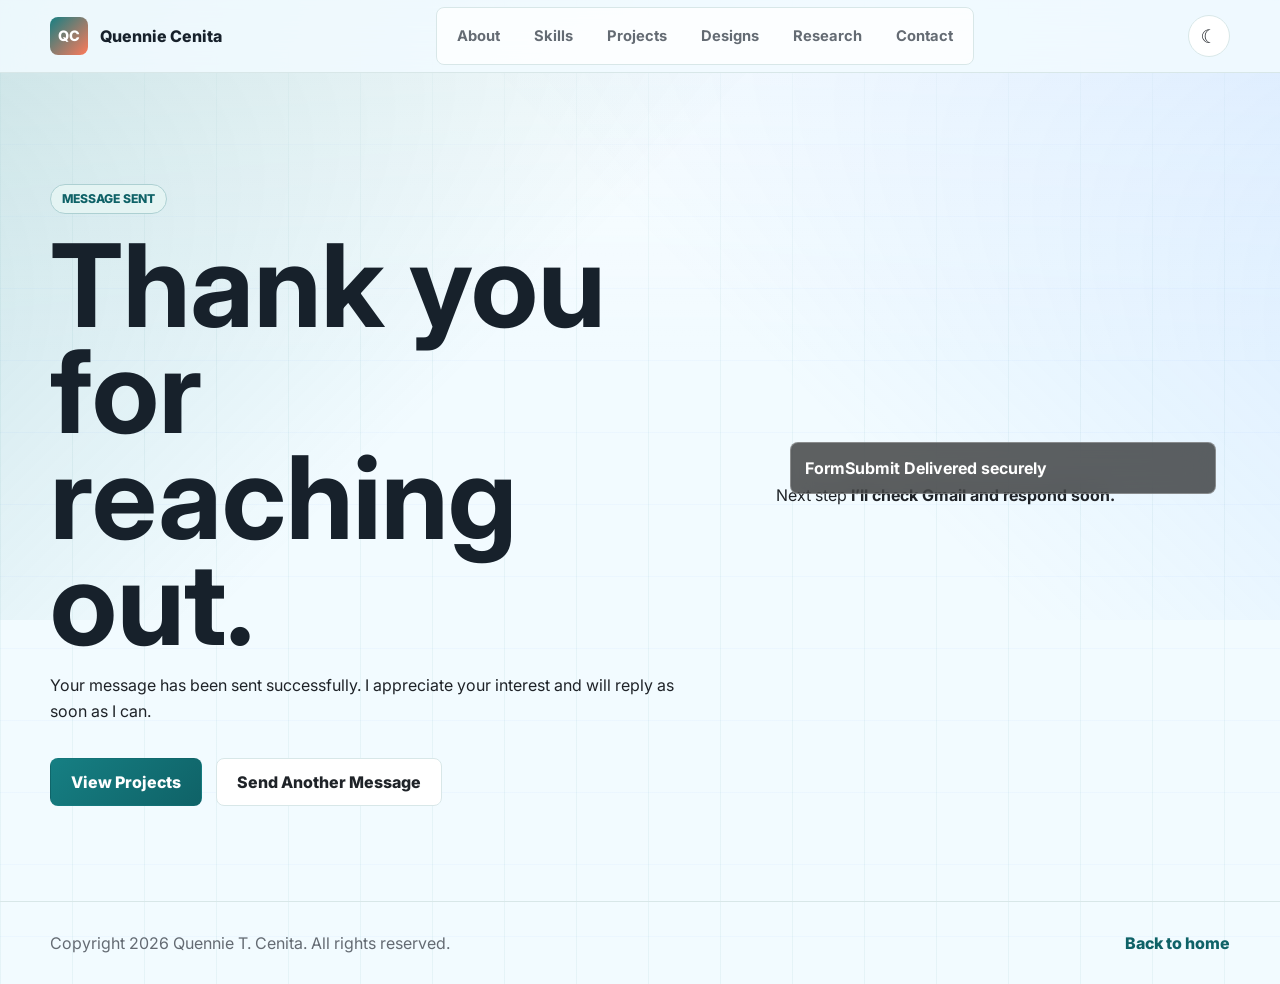
<file: thank-you.html>
<!DOCTYPE html>
<html lang="en">
<head>
  <meta charset="UTF-8" />
  <meta name="viewport" content="width=device-width, initial-scale=1.0" />
  <meta name="description" content="Thank you for contacting Quennie T. Cenita." />
  <title>Thank You | Quennie T. Cenita</title>
  <link rel="preconnect" href="https://fonts.googleapis.com" />
  <link rel="preconnect" href="https://fonts.gstatic.com" crossorigin />
  <link href="https://fonts.googleapis.com/css2?family=Inter:wght@400;500;600;700;800&display=swap" rel="stylesheet" />
  <link rel="stylesheet" href="style.css" />
</head>
<body>
  <header class="site-header">
    <div class="container nav">
      <a class="brand" href="index.html#home" aria-label="Go to home">
        <span class="brand-mark">QC</span>
        <span class="brand-text">Quennie Cenita</span>
      </a>

      <button class="nav-toggle" id="navToggle" type="button" aria-label="Open menu" aria-expanded="false">
        <span></span>
        <span></span>
        <span></span>
      </button>

      <nav class="nav-links" id="navLinks" aria-label="Primary navigation">
        <a href="index.html#about" class="nav-link">About</a>
        <a href="index.html#skills" class="nav-link">Skills</a>
        <a href="index.html#projects" class="nav-link">Projects</a>
        <a href="index.html#designs" class="nav-link">Designs</a>
        <a href="index.html#research" class="nav-link">Research</a>
        <a href="index.html#contact" class="nav-link">Contact</a>
      </nav>

      <button class="theme-toggle" id="themeToggle" type="button" aria-label="Toggle color theme"></button>
    </div>
  </header>

  <main>
    <section class="hero" id="home">
      <div class="container hero-grid">
        <div class="hero-copy reveal">
          <p class="eyebrow">Message Sent</p>
          <h1>Thank you for reaching out.</h1>
          <p class="hero-summary">Your message has been sent successfully. I appreciate your interest and will reply as soon as I can.</p>

          <div class="hero-actions">
            <a class="btn btn-primary" href="index.html#projects">View Projects</a>
            <a class="btn btn-secondary" href="index.html#contact">Send Another Message</a>
          </div>
        </div>

        <div class="hero-panel reveal" aria-label="Thank-you confirmation">
          <div class="profile-card">
            <div class="portrait-frame">
              <div class="portrait-gradient" aria-hidden="true"></div>
              <div class="portrait-caption">
                <span>FormSubmit</span>
                <strong>Delivered securely</strong>
              </div>
            </div>
            <div class="profile-meta">
              <span>Next step</span>
              <strong>I’ll check Gmail and respond soon.</strong>
            </div>
          </div>
        </div>
      </div>
    </section>
  </main>

  <footer class="footer">
    <div class="container footer-inner">
      <p>Copyright 2026 Quennie T. Cenita. All rights reserved.</p>
      <a href="index.html#home" class="back-to-top" id="backToTop">Back to home</a>
    </div>
  </footer>

  <script src="script.js"></script>
</body>
</html>
</file>
<file: style.css>
:root {
  color-scheme: light;
  --bg: #f2fbff;
  --bg-soft: #e8f6f1;
  --surface: #ffffff;
  --surface-muted: #eef7f8;
  --text: #1f2328;
  --muted: #646b73;
  --line: #d8e7e8;
  --accent: #167f83;
  --accent-strong: #0f6267;
  --accent-soft: #d9f0ee;
  --accent-warm: #ff7a59;
  --accent-gold: #f2b84b;
  --ink: #17212b;
  --shadow: 0 18px 56px rgba(23, 33, 43, 0.12);
  --radius: 8px;
  --container: 1180px;
  --gutter: clamp(18px, 4vw, 32px);
  --transition: 180ms ease;
}

[data-theme="dark"] {
  color-scheme: dark;
  --bg: #101419;
  --bg-soft: #151f23;
  --surface: #181d22;
  --surface-muted: #20282e;
  --text: #f4f7f8;
  --muted: #a9b4b8;
  --line: #2a343a;
  --accent: #67d2cb;
  --accent-strong: #9ce5df;
  --accent-soft: #183b3e;
  --accent-warm: #ff9478;
  --accent-gold: #ffd166;
  --ink: #f4f0ea;
  --shadow: 0 18px 50px rgba(0, 0, 0, 0.3);
}

* {
  box-sizing: border-box;
}

html {
  scroll-behavior: smooth;
}

body {
  margin: 0;
  font-family: Inter, "Segoe UI", system-ui, -apple-system, BlinkMacSystemFont, sans-serif;
  color: var(--text);
  background:
    linear-gradient(90deg, rgba(22, 127, 131, 0.06) 1px, transparent 1px),
    linear-gradient(180deg, rgba(80, 154, 255, 0.045) 1px, transparent 1px),
    var(--bg);
  background-size: 72px 72px;
  line-height: 1.65;
  overflow-x: hidden;
}

h1,
h2,
h3,
p,
a,
span,
li,
dt,
dd,
button,
input,
textarea {
  overflow-wrap: anywhere;
}

body::before {
  content: "";
  position: fixed;
  inset: 0 0 auto 0;
  height: 620px;
  pointer-events: none;
  background:
    linear-gradient(135deg, rgba(22, 127, 131, 0.2), transparent 44%),
    linear-gradient(225deg, rgba(80, 154, 255, 0.16), transparent 46%),
    linear-gradient(180deg, rgba(255, 255, 255, 0.62), transparent 58%);
  z-index: -1;
}

a {
  color: inherit;
  text-decoration: none;
}

img {
  display: block;
  max-width: 100%;
}

button,
input,
textarea {
  font: inherit;
}

button {
  border: 0;
}

:focus-visible {
  outline: 3px solid rgba(47, 111, 115, 0.35);
  outline-offset: 3px;
}

.container {
  width: min(100% - var(--gutter), var(--container));
  margin: 0 auto;
}

.site-header {
  position: sticky;
  top: 0;
  z-index: 100;
  background: color-mix(in srgb, var(--bg) 86%, transparent);
  border-bottom: 1px solid var(--line);
  backdrop-filter: blur(18px);
}

.nav {
  min-height: 72px;
  display: grid;
  grid-template-columns: minmax(0, auto) minmax(0, 1fr) auto;
  align-items: center;
  gap: 22px;
}

.brand {
  min-width: 0;
  display: inline-flex;
  align-items: center;
  gap: 12px;
  font-weight: 800;
  color: var(--ink);
}

.brand-text {
  min-width: 0;
  white-space: nowrap;
}

.brand-mark {
  width: 38px;
  height: 38px;
  display: grid;
  place-items: center;
  border-radius: var(--radius);
  background: linear-gradient(135deg, var(--accent), var(--accent-warm));
  color: #ffffff;
  font-size: 0.9rem;
}

.nav-links {
  min-width: 0;
  justify-self: center;
  display: flex;
  align-items: center;
  gap: 8px;
  padding: 7px;
  border: 1px solid var(--line);
  border-radius: var(--radius);
  background: color-mix(in srgb, var(--surface) 74%, transparent);
}

.nav-link {
  padding: 9px 13px;
  border-radius: 6px;
  color: var(--muted);
  font-size: 0.92rem;
  font-weight: 700;
  transition: color var(--transition), background var(--transition);
}

.nav-link:hover,
.nav-link.active {
  color: var(--text);
  background: linear-gradient(135deg, color-mix(in srgb, var(--accent-soft) 84%, transparent), color-mix(in srgb, var(--surface-muted) 80%, transparent));
}

.theme-toggle,
.nav-toggle {
  min-height: 42px;
  border: 1px solid var(--line);
  border-radius: var(--radius);
  background: var(--surface);
  color: var(--text);
  cursor: pointer;
  transition: transform var(--transition), border-color var(--transition), background var(--transition);
}

.theme-toggle {
  width: 42px;
  height: 42px;
  display: grid;
  place-items: center;
  padding: 0;
  border-radius: 50%;
  font-size: 1.15rem;
  font-weight: 800;
  line-height: 1;
}

.theme-toggle:hover,
.nav-toggle:hover {
  transform: translateY(-1px);
  border-color: var(--accent);
}

.nav-toggle {
  display: none;
  width: 42px;
  place-items: center;
}

.nav-toggle span {
  width: 18px;
  height: 2px;
  border-radius: 999px;
  background: var(--text);
}

.hero {
  min-height: calc(100vh - 72px);
  display: grid;
  align-items: center;
  padding: 72px 0 56px;
}

.hero-grid {
  display: grid;
  grid-template-columns: minmax(0, 1.05fr) minmax(min(100%, 320px), 0.75fr);
  gap: clamp(40px, 7vw, 96px);
  align-items: center;
}

.hero-copy {
  min-width: 0;
}

.eyebrow,
.section-kicker {
  margin: 0 0 18px;
  color: var(--accent-strong);
  font-size: 0.76rem;
  font-weight: 800;
  letter-spacing: 0;
  text-transform: uppercase;
}

.eyebrow,
.section-kicker,
.module-label {
  width: fit-content;
  display: inline-flex;
  align-items: center;
  min-height: 30px;
  padding: 0 11px;
  border: 1px solid color-mix(in srgb, var(--accent) 22%, var(--line));
  border-radius: 999px;
  background: color-mix(in srgb, var(--accent-soft) 72%, var(--surface));
}

.hero h1 {
  max-width: 830px;
  margin: 0;
  color: var(--ink);
  font-size: clamp(3.6rem, 9vw, 8.1rem);
  line-height: 0.92;
  letter-spacing: 0;
}

.typing-line {
  display: flex;
  flex-wrap: wrap;
  align-items: baseline;
  gap: 9px;
  min-height: 40px;
  margin: 22px 0 0;
  color: var(--ink);
  font-size: clamp(1.05rem, 2vw, 1.45rem);
  font-weight: 800;
}

.typing-prefix {
  color: var(--muted);
  font-weight: 700;
}

#typingText {
  color: var(--accent-strong);
  min-width: 0;
}

.typing-cursor {
  width: 2px;
  height: 1.15em;
  border-radius: 999px;
  background: var(--accent-warm);
  transform: translateY(0.18em);
  animation: cursorBlink 900ms steps(2, start) infinite;
}

@keyframes cursorBlink {
  50% {
    opacity: 0;
  }
}

.hero-lead {
  max-width: 680px;
  margin: 26px 0 0;
  color: var(--muted);
  font-size: clamp(1.05rem, 2vw, 1.28rem);
}

.hero-actions,
.resume-actions {
  display: flex;
  flex-wrap: wrap;
  gap: 14px;
  margin-top: 34px;
}

.btn {
  display: inline-flex;
  align-items: center;
  justify-content: center;
  min-height: 48px;
  padding: 0 20px;
  border: 1px solid transparent;
  border-radius: var(--radius);
  font-weight: 800;
  cursor: pointer;
  transition: transform var(--transition), background var(--transition), border-color var(--transition), box-shadow var(--transition);
}

.btn:hover {
  transform: translateY(-2px);
  box-shadow: 0 12px 24px rgba(31, 38, 48, 0.12);
}

.btn-primary {
  background: linear-gradient(135deg, var(--accent), var(--accent-strong));
  color: #ffffff;
}

.btn-primary:hover {
  box-shadow: 0 16px 34px color-mix(in srgb, var(--accent) 24%, transparent);
}

.btn-secondary {
  background: var(--surface);
  border-color: var(--line);
  color: var(--text);
}

.hero-metrics {
  display: grid;
  grid-template-columns: repeat(3, minmax(0, 1fr));
  gap: 1px;
  max-width: 590px;
  margin: 46px 0 0;
  padding: 1px;
  border-radius: var(--radius);
  background: var(--line);
  overflow: hidden;
}

.hero-metrics div {
  padding: 22px;
  background: color-mix(in srgb, var(--surface) 84%, transparent);
}

.hero-metrics dt {
  color: var(--ink);
  font-size: 1.9rem;
  font-weight: 800;
  line-height: 1;
}

.hero-metrics dd {
  margin: 8px 0 0;
  color: var(--muted);
  font-size: 0.92rem;
}

.hero-portrait {
  width: 100%;
  position: relative;
  border: 1px solid var(--line);
  border-radius: var(--radius);
  background: var(--surface);
  box-shadow: var(--shadow);
  overflow: hidden;
}

.hero-portrait::before {
  content: "";
  position: absolute;
  inset: 12px;
  border: 1px solid rgba(255, 255, 255, 0.24);
  border-radius: 6px;
  pointer-events: none;
  z-index: 1;
}

.hero-portrait img {
  width: 100%;
  height: min(680px, 72vh);
  min-height: 460px;
  object-fit: cover;
  object-position: center 20%;
  filter: saturate(0.95);
}

.portrait-caption {
  position: absolute;
  left: 14px;
  right: 14px;
  bottom: 14px;
  padding: 12px 14px;
  border: 1px solid rgba(255, 255, 255, 0.28);
  border-radius: var(--radius);
  background: rgba(23, 23, 23, 0.68);
  color: #ffffff;
  backdrop-filter: blur(14px);
  font-weight: 700;
  z-index: 2;
}

.section {
  padding: clamp(82px, 11vw, 138px) 0;
}

.split-layout {
  display: grid;
  grid-template-columns: minmax(0, 0.9fr) minmax(0, 1.1fr);
  gap: clamp(28px, 6vw, 72px);
  align-items: start;
}

.section-heading h2 {
  max-width: 760px;
  margin: 0;
  color: var(--ink);
  font-size: clamp(2.15rem, 5vw, 4.35rem);
  line-height: 1.03;
  letter-spacing: 0;
}

.section-heading p:not(.section-kicker),
.section-body p,
.project-content p,
.design-card p,
.research-content p,
.resume-panel p,
.timeline-item p,
.contact-section p {
  color: var(--muted);
}

.section-body p {
  margin: 0;
  font-size: 1.04rem;
}

.section-body p + p {
  margin-top: 18px;
}

.centered {
  max-width: 760px;
  margin: 0 auto 46px;
  text-align: center;
}

.centered .section-kicker {
  margin-inline: auto;
}

.centered p:not(.section-kicker) {
  margin: 18px auto 0;
}

.about-list,
.tag-list {
  display: flex;
  flex-wrap: wrap;
  gap: 8px;
}

.about-list {
  margin-top: 26px;
}

.about-list span,
.tag-list span,
.design-category,
.timeline-item span {
  display: inline-flex;
  align-items: center;
  min-height: 32px;
  padding: 0 12px;
  border: 1px solid color-mix(in srgb, var(--accent) 20%, var(--line));
  border-radius: 999px;
  background: var(--surface);
  color: var(--accent-strong);
  font-size: 0.78rem;
  font-weight: 800;
}

.skills-grid,
.projects-grid,
.design-grid,
.timeline-grid {
  display: grid;
  gap: 20px;
}

.skills-grid {
  grid-template-columns: repeat(auto-fit, minmax(min(100%, 230px), 1fr));
}

.skill-card,
.project-card,
.design-card,
.timeline-item,
.contact-form {
  border: 1px solid var(--line);
  border-radius: var(--radius);
  background: color-mix(in srgb, var(--surface) 92%, transparent);
  box-shadow: 0 10px 28px rgba(31, 38, 48, 0.06);
}

.skill-card {
  min-height: 236px;
  padding: 24px;
  display: flex;
  flex-direction: column;
  justify-content: space-between;
  transition: transform var(--transition), border-color var(--transition), box-shadow var(--transition);
}

.skill-card:hover,
.project-card:hover,
.design-card:hover,
.timeline-item:hover {
  transform: translateY(-4px);
  border-color: color-mix(in srgb, var(--accent) 58%, var(--line));
  box-shadow: var(--shadow);
}

.skill-card .module-label {
  margin-bottom: 30px;
  color: var(--accent-strong);
  font-size: 0.76rem;
  font-weight: 800;
}

.skill-card h3,
.project-card h3,
.design-card h3,
.research-content h3,
.timeline-item h3 {
  margin: 0;
  color: var(--ink);
  line-height: 1.18;
}

.skill-card p {
  margin: 16px 0 0;
  color: var(--muted);
  font-size: 0.94rem;
}

.work-section,
.resume-section {
  background:
    linear-gradient(135deg, color-mix(in srgb, var(--accent-soft) 56%, transparent), transparent 48%),
    color-mix(in srgb, var(--bg-soft) 68%, transparent);
  border-block: 1px solid var(--line);
}

.work-section .section-heading {
  margin-bottom: 46px;
}

.projects-grid {
  grid-template-columns: repeat(auto-fit, minmax(min(100%, 430px), 1fr));
}

.project-card {
  min-width: 0;
  overflow: hidden;
  transition: transform var(--transition), border-color var(--transition), box-shadow var(--transition);
}

.project-media {
  display: block;
  width: 100%;
  border: 0;
  padding: 0;
  aspect-ratio: 16 / 10;
  background: var(--surface-muted);
  overflow: hidden;
  cursor: pointer;
}

.project-media img,
.design-preview img {
  width: 100%;
  height: 100%;
  object-fit: cover;
  transition: transform 420ms ease;
}

.project-card:hover .project-media img,
.design-card:hover .design-preview img {
  transform: scale(1.035);
}

.project-content {
  min-width: 0;
  padding: 26px;
}

.project-content h3 {
  margin-top: 18px;
}

.project-content p {
  margin: 10px 0 0;
}

.design-grid {
  grid-template-columns: repeat(6, 1fr);
}

.design-card {
  min-width: 0;
  grid-column: span 2;
  padding: 14px;
  transition: transform var(--transition), border-color var(--transition), box-shadow var(--transition);
}

.design-card-featured {
  grid-column: span 3;
}

.design-preview {
  width: 100%;
  aspect-ratio: 16 / 11;
  border-radius: 6px;
  background: var(--surface-muted);
  overflow: hidden;
  cursor: pointer;
}

.design-card-featured .design-preview {
  aspect-ratio: 16 / 9;
}

.design-card > div {
  padding: 20px 6px 6px;
}

.design-card h3 {
  margin-top: 16px;
}

.design-card p {
  margin: 10px 0 0;
}

.research-section {
  border-bottom: 1px solid var(--line);
}

.research-content {
  padding: 28px;
  border: 1px solid var(--line);
  border-radius: var(--radius);
  background: color-mix(in srgb, var(--surface) 92%, transparent);
  box-shadow: 0 10px 28px rgba(31, 38, 48, 0.06);
}

.research-content h3 {
  margin-top: 20px;
  font-size: clamp(1.5rem, 3vw, 2.2rem);
}

.check-list {
  margin: 24px 0 0;
  padding: 0;
  list-style: none;
  display: grid;
  gap: 10px;
}

.check-list li {
  position: relative;
  padding-left: 24px;
  color: var(--muted);
}

.check-list li::before {
  content: "";
  position: absolute;
  top: 0.72em;
  left: 0;
  width: 10px;
  height: 10px;
  border-radius: 50%;
  background: var(--accent);
}

.resume-panel {
  display: flex;
  align-items: end;
  justify-content: space-between;
  gap: 34px;
  padding-bottom: 42px;
  border-bottom: 1px solid var(--line);
}

.resume-panel > div {
  min-width: 0;
}

.resume-panel h2 {
  max-width: 760px;
  margin: 0;
  color: var(--ink);
  font-size: clamp(2rem, 5vw, 3.6rem);
  line-height: 1;
}

.resume-panel p {
  max-width: 650px;
  margin: 18px 0 0;
}

.resume-actions {
  flex-shrink: 0;
  margin-top: 0;
}

.timeline-grid {
  grid-template-columns: repeat(auto-fit, minmax(min(100%, 280px), 1fr));
  margin-top: 22px;
}

.timeline-item {
  min-width: 0;
  padding: 26px;
  transition: transform var(--transition), border-color var(--transition), box-shadow var(--transition);
}

.timeline-item h3 {
  margin-top: 22px;
}

.timeline-item p {
  margin: 10px 0 0;
}

.contact-grid {
  display: grid;
  grid-template-columns: minmax(0, 0.9fr) minmax(min(100%, 320px), 0.8fr);
  gap: clamp(28px, 6vw, 72px);
  align-items: start;
}

.contact-links {
  display: grid;
  gap: 10px;
  margin-top: 30px;
}

.contact-links a {
  width: fit-content;
  max-width: 100%;
  color: var(--text);
  font-weight: 800;
  border-bottom: 1px solid color-mix(in srgb, var(--accent) 55%, transparent);
}

.contact-form {
  min-width: 0;
  padding: 28px;
}

.field {
  display: grid;
  gap: 8px;
}

.field + .field {
  margin-top: 16px;
}

.field label {
  color: var(--text);
  font-weight: 800;
  font-size: 0.92rem;
}

.field input,
.field textarea {
  width: 100%;
  border: 1px solid var(--line);
  border-radius: var(--radius);
  background: var(--surface);
  color: var(--text);
  padding: 13px 14px;
  outline: none;
  transition: border-color var(--transition), box-shadow var(--transition);
}

.field input:focus,
.field textarea:focus {
  border-color: var(--accent);
  box-shadow: 0 0 0 4px color-mix(in srgb, var(--accent) 18%, transparent);
}

.field textarea {
  min-height: 150px;
  resize: vertical;
}

.contact-form .btn {
  width: 100%;
  margin-top: 18px;
}

.form-note {
  min-height: 24px;
  margin: 12px 0 0;
  color: var(--accent-strong);
  font-weight: 700;
}

.footer {
  padding: 28px 0;
  border-top: 1px solid var(--line);
}

.footer-inner {
  display: flex;
  align-items: center;
  justify-content: space-between;
  gap: 16px;
  flex-wrap: wrap;
}

.footer p {
  margin: 0;
  color: var(--muted);
}

.back-to-top {
  color: var(--accent-strong);
  font-weight: 800;
}

.design-modal {
  position: fixed;
  inset: 0;
  z-index: 300;
  display: grid;
  place-items: center;
  padding: clamp(10px, 3vw, 18px);
  opacity: 0;
  pointer-events: none;
  transition: opacity var(--transition);
}

.design-modal.open {
  opacity: 1;
  pointer-events: auto;
}

.design-modal-backdrop {
  position: absolute;
  inset: 0;
  background: rgba(18, 16, 14, 0.72);
  backdrop-filter: blur(10px);
}

.design-modal-panel {
  position: relative;
  width: min(980px, 100%);
  max-height: min(88vh, 820px);
  padding: 12px;
  border: 1px solid var(--line);
  border-radius: var(--radius);
  background: var(--surface);
  box-shadow: var(--shadow);
  overflow: auto;
}

.design-modal-panel img {
  width: 100%;
  max-height: min(80vh, 760px);
  object-fit: contain;
  border-radius: 6px;
  background: var(--surface-muted);
}

.design-modal-close {
  position: sticky;
  top: 0;
  left: 100%;
  z-index: 1;
  margin: 0 0 10px auto;
  display: grid;
  place-items: center;
  width: 42px;
  height: 42px;
  padding: 0;
  border: 1px solid var(--line);
  border-radius: 50%;
  background: var(--surface);
  color: var(--text);
  cursor: pointer;
  font-size: 1.75rem;
  font-weight: 800;
  line-height: 1;
  transition: transform var(--transition), border-color var(--transition), background var(--transition);
}

.design-modal-close:hover {
  transform: translateY(-1px);
  border-color: var(--accent);
  background: var(--surface-muted);
}

.reveal {
  opacity: 0;
  transform: translateY(18px);
  transition: opacity 600ms ease, transform 600ms ease;
}

.reveal.visible {
  opacity: 1;
  transform: translateY(0);
}

@media (prefers-reduced-motion: reduce) {
  *,
  *::before,
  *::after {
    scroll-behavior: auto !important;
    transition-duration: 1ms !important;
    animation-duration: 1ms !important;
  }
}

@media (max-width: 1080px) {
  .nav {
    grid-template-columns: minmax(0, 1fr) auto auto;
    justify-content: stretch;
    gap: 12px;
  }

  .nav-toggle {
    display: inline-grid;
    grid-column: 2;
  }

  .theme-toggle {
    grid-column: 3;
  }

  .nav-links {
    position: absolute;
    top: calc(100% + 10px);
    left: calc(var(--gutter) / 2);
    right: calc(var(--gutter) / 2);
    z-index: 20;
    justify-self: auto;
    flex-direction: column;
    align-items: stretch;
    gap: 6px;
    padding: 12px;
    border-color: color-mix(in srgb, var(--accent) 18%, var(--line));
    background: var(--surface);
    transform: translateY(-6px);
    opacity: 0;
    pointer-events: none;
    box-shadow: var(--shadow);
  }

  .nav-links.open {
    transform: translateY(0);
    opacity: 1;
    pointer-events: auto;
  }

  .nav-link {
    width: 100%;
    padding: 13px 14px;
    color: var(--text);
    text-align: left;
    background: transparent;
  }

  .nav-link:hover,
  .nav-link.active {
    background: color-mix(in srgb, var(--accent-soft) 72%, var(--surface-muted));
  }

  .hero-grid,
  .split-layout,
  .contact-grid {
    grid-template-columns: 1fr;
  }

  .hero {
    min-height: auto;
    padding-top: 56px;
  }

  .hero-portrait {
    max-width: min(560px, 100%);
  }

  .resume-panel {
    align-items: start;
    flex-direction: column;
  }
}

@media (max-width: 960px) {
  .design-card,
  .design-card-featured {
    grid-column: span 3;
  }
}

@media (max-width: 860px) {
  .section {
    padding: 72px 0;
  }

  .hero-metrics {
    max-width: 100%;
  }

  .project-media {
    aspect-ratio: 16 / 11;
  }

  .resume-actions {
    width: 100%;
  }
}

@media (max-width: 720px) {
  :root {
    --gutter: 24px;
  }

  .brand-text {
    display: none;
  }

  .hero {
    padding: 42px 0 40px;
  }

  .hero h1 {
    font-size: clamp(2.85rem, 15vw, 4.8rem);
    line-height: 0.96;
  }

  .typing-line {
    min-height: 68px;
    align-items: flex-start;
    flex-direction: column;
    gap: 2px;
    font-size: 1.05rem;
  }

  .typing-cursor {
    display: none;
  }

  .hero-actions,
  .resume-actions {
    flex-direction: column;
  }

  .hero-actions .btn,
  .resume-actions .btn {
    width: 100%;
  }

  .hero-metrics,
  .skills-grid,
  .projects-grid,
  .design-grid,
  .timeline-grid {
    grid-template-columns: 1fr;
  }

  .design-card,
  .design-card-featured {
    grid-column: 1;
  }

  .hero-metrics div {
    padding: 18px;
  }

  .hero-portrait img {
    height: clamp(380px, 115vw, 520px);
    min-height: 0;
  }

  .section {
    padding: 62px 0;
  }

  .section-heading h2,
  .resume-panel h2 {
    font-size: clamp(1.9rem, 10vw, 3rem);
    line-height: 1.06;
  }

  .skill-card,
  .research-content,
  .project-content,
  .design-card,
  .timeline-item,
  .contact-form {
    padding: 18px;
  }

  .design-card > div {
    padding: 18px 0 0;
  }

  .contact-links a {
    width: 100%;
  }

  .footer-inner {
    align-items: flex-start;
    flex-direction: column;
  }
}

@media (max-width: 420px) {
  :root {
    --gutter: 18px;
  }

  .nav {
    min-height: 66px;
  }

  .brand-mark,
  .theme-toggle,
  .nav-toggle {
    min-height: 38px;
  }

  .brand-mark,
  .nav-toggle {
    width: 38px;
    height: 38px;
  }

  .theme-toggle {
    width: 38px;
    height: 38px;
    padding: 0;
    font-size: 0.86rem;
  }

  .nav-links {
    top: calc(100% + 8px);
  }

  .eyebrow,
  .section-kicker,
  .module-label,
  .about-list span,
  .tag-list span,
  .design-category,
  .timeline-item span {
    max-width: 100%;
    min-height: 28px;
    padding: 0 9px;
    font-size: 0.7rem;
  }

  .hero h1 {
    font-size: clamp(2.45rem, 14vw, 3.4rem);
  }

  .hero-lead,
  .section-body p {
    font-size: 1rem;
  }

  .hero-metrics dt {
    font-size: 1.55rem;
  }

  .btn {
    min-height: 46px;
    padding: 0 14px;
  }

  .portrait-caption {
    position: static;
    border-radius: 0;
  }

  .hero-portrait::before {
    display: none;
  }

  .design-modal-close {
    width: 38px;
    height: 38px;
  }
}
</file>
